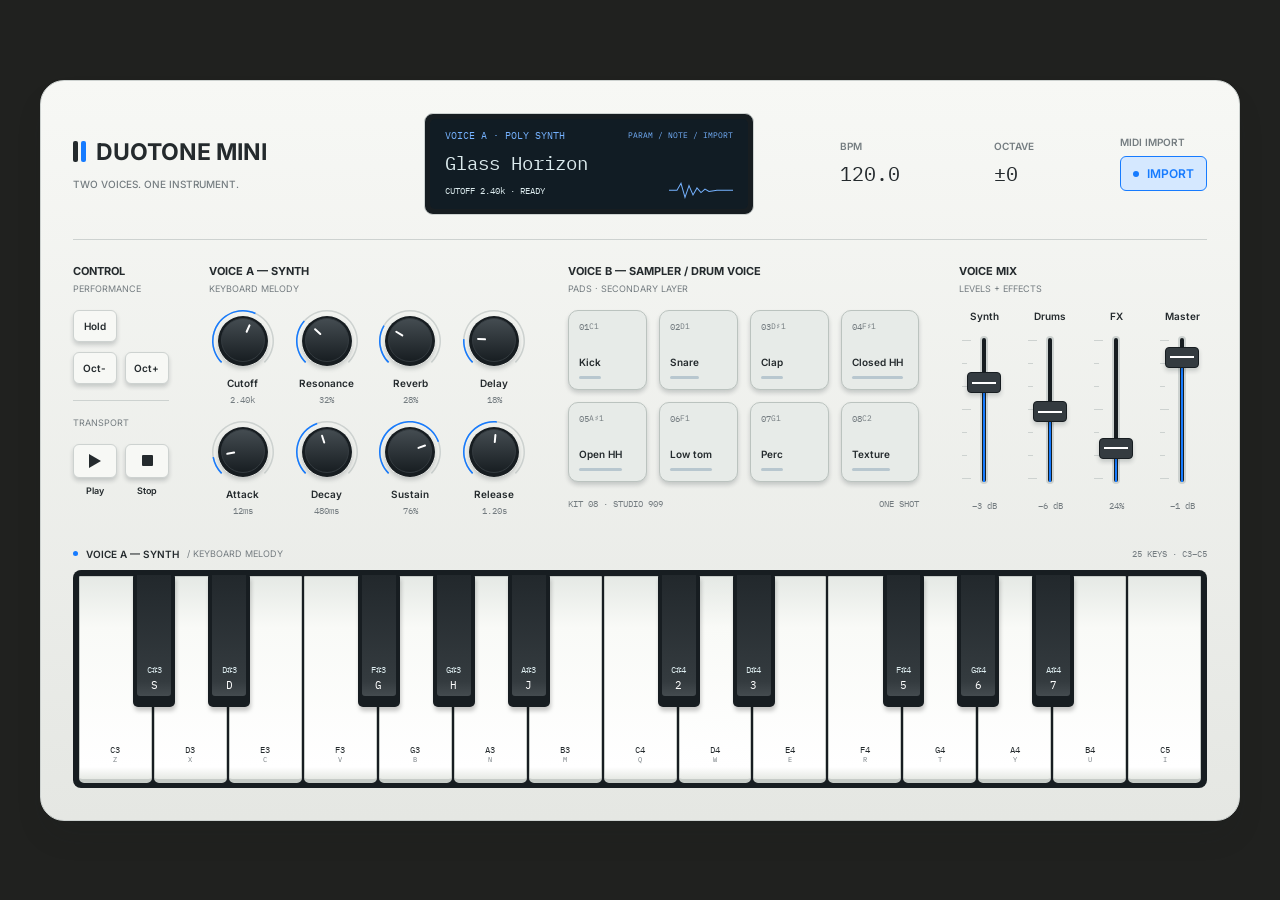
<file: index.html>
<!doctype html>
<html lang="en">
<head>
  <meta charset="utf-8">
  <meta name="viewport" content="width=device-width, initial-scale=1">
  <meta name="theme-color" content="#e5e7e3">
  <title>DUOTONE MINI</title>
  <link rel="stylesheet" href="css/reset.css">
  <link rel="stylesheet" href="css/style.css">
  <script src="assets/vendor/Tone.js" defer></script>
  <script src="assets/vendor/Midi.js" defer></script>
  <script src="midi-import.js" defer></script>
  <script src="script.js" defer></script>
</head>
<body>
  <main class="instrument" aria-label="DUOTONE MINI musical instrument">
    <header class="utility-panel">
      <div class="identity">
        <h1><span class="duotone-mark" aria-hidden="true"><i></i><i></i></span>DUOTONE MINI</h1>
        <p>TWO VOICES. ONE INSTRUMENT.</p>
      </div>
      <div class="oled-bezel">
        <div class="oled">
          <div class="oled-meta"><span id="oled-voice">VOICE A · POLY SYNTH</span><span>PARAM / NOTE / IMPORT</span></div>
          <p class="preset" id="oled-title">Glass Horizon</p>
          <div class="oled-bottom"><output id="readout" aria-live="polite">CUTOFF 2.40k · READY</output><img src="assets/ui/waveform.svg" alt="" width="64" height="17"></div>
        </div>
      </div>
      <div class="status"><label for="bpm">BPM</label><input id="bpm" type="number" min="50" max="200" step="1" value="120.0" aria-label="Tempo in beats per minute" title="Edit tempo or use arrow keys (50–200 BPM)"></div>
      <div class="status"><span>OCTAVE</span><output id="octave">±0</output></div>
      <div class="import-area"><span>MIDI IMPORT</span><button id="import" class="import-button" title="Import a MIDI melody (.mid or .midi)"><img src="assets/ui/indicator.svg" width="6" height="6" alt="">IMPORT</button><input id="midi-file" type="file" accept=".mid,.midi" hidden aria-label="Choose a MIDI file"></div>
    </header>
    <div class="panel-seam"></div>
    <div class="control-deck">
      <section class="performance" aria-labelledby="control-heading">
        <div class="section-label"><h2 id="control-heading">CONTROL</h2><p>PERFORMANCE</p></div>
        <div class="utility-buttons"><button id="hold" aria-pressed="false" title="Latch manual notes; press the same pitch again to release it">Hold</button><div class="octave-buttons"><button id="oct-down" aria-label="Octave down">Oct-</button><button id="oct-up" aria-label="Octave up">Oct+</button></div></div>
        <div class="panel-seam"></div>
        <p class="transport-label">TRANSPORT</p>
        <div class="transport"><div><button id="play" class="play-button" aria-pressed="false" aria-label="Play" title="Start the four-beat drum groove"><i class="play-symbol" aria-hidden="true"></i></button><span>Play</span></div><div><button id="stop" aria-label="Stop" title="Stop the groove and release notes; keep instrument settings"><i class="stop-symbol"></i></button><span>Stop</span></div></div>
      </section>
      <section class="synth-controls" aria-labelledby="synth-heading"><div class="section-label"><h2 id="synth-heading">VOICE A — SYNTH</h2><p>KEYBOARD MELODY</p></div><div id="knobs" class="knob-grid"></div></section>
      <section class="sampler-controls" aria-labelledby="sampler-heading"><div class="section-label"><h2 id="sampler-heading">VOICE B — SAMPLER / DRUM VOICE</h2><p>PADS · SECONDARY LAYER</p></div><div id="pads" class="pad-grid"></div><div class="sampler-status"><span>KIT 08 · STUDIO 909</span><span>ONE SHOT</span></div></section>
      <section class="mixer" aria-labelledby="mix-heading"><div class="section-label"><h2 id="mix-heading">VOICE MIX</h2><p>LEVELS + EFFECTS</p></div><div id="faders" class="faders"></div></section>
    </div>
    <section class="melody-keyboard" aria-label="Piano keyboard">
      <div class="keyboard-info"><div><img src="assets/ui/voice-light.svg" alt="" width="5" height="5"><strong>VOICE A — SYNTH</strong><span>/ KEYBOARD MELODY</span></div><span id="keyboard-range">25 KEYS · C3–C5</span></div>
      <div class="keyboard-scroll"><div id="piano" class="piano"></div></div>
    </section>
  </main>
</body>
</html>
</file>
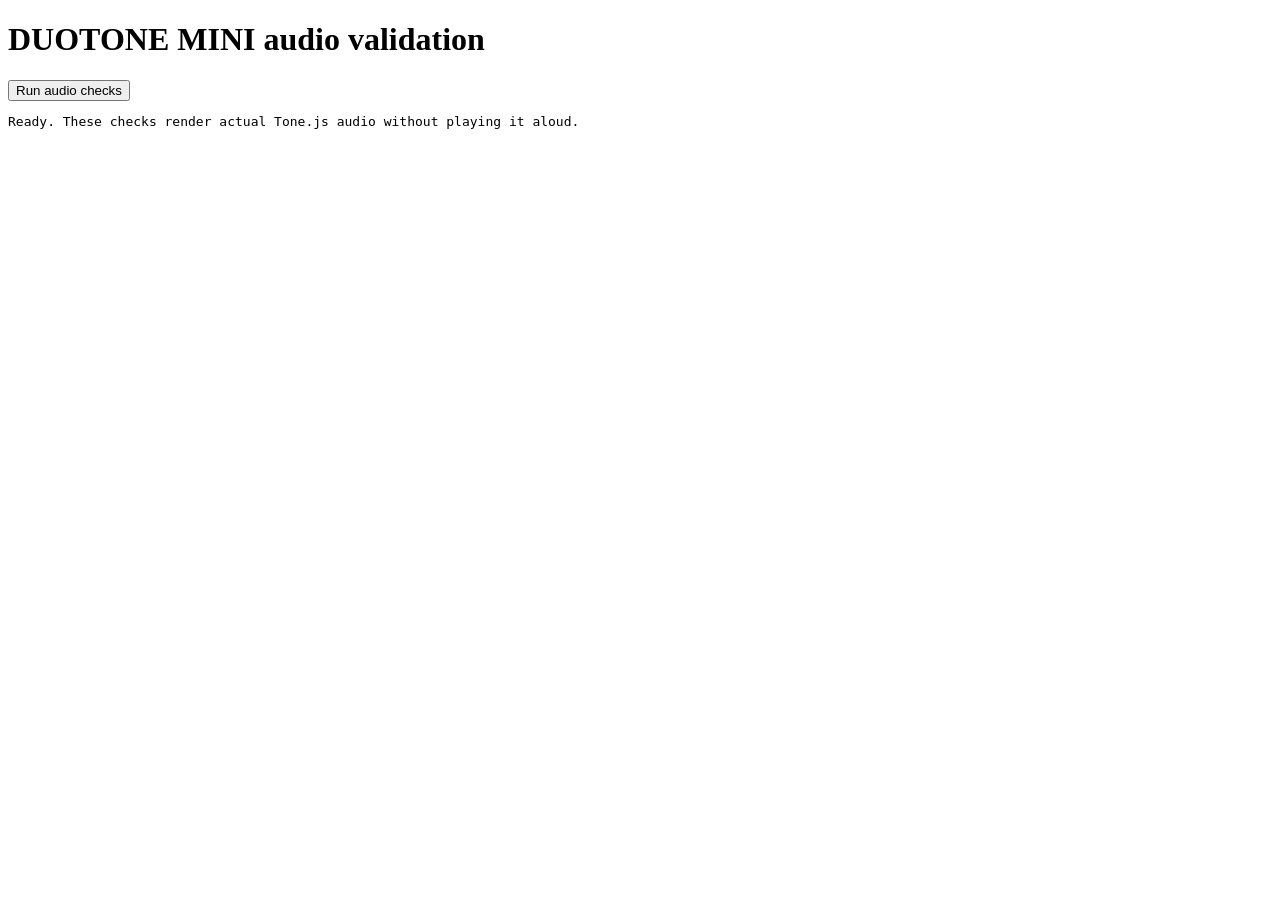
<file: tests/browser-audio.html>
<!doctype html>
<html lang="en">
<head>
  <meta charset="utf-8">
  <base href="../">
  <title>DUOTONE MINI audio validation</title>
  <script src="assets/vendor/Tone.js"></script>
  <script src="assets/vendor/Midi.js"></script>
  <script src="midi-import.js"></script>
</head>
<body>
  <h1>DUOTONE MINI audio validation</h1>
  <button id="run-tests" disabled>Run audio checks</button>
  <pre id="results">Loading the production instrument…</pre>
  <div id="fixture" hidden></div>
  <script>
    // Run real Tone.js nodes offline, using the production graph and sample loader.
    // This fixture has no effect on the normal instrument page.
    const results = document.getElementById('results');
    const check = (condition, message) => {
      if (!condition) throw new Error(message);
      results.textContent += `PASS: ${message}\n`;
    };
    let uncaughtErrors = 0;
    window.addEventListener('error', () => uncaughtErrors++);
    window.addEventListener('unhandledrejection', () => uncaughtErrors++);
    function rms(buffer, from = 0, to = buffer.length) {
      let sum = 0;
      for (let i = from; i < to; i++) sum += buffer[i] ** 2;
      return Math.sqrt(sum / (to - from));
    }
    function disposeGraph() {
      stopTransport();
      for (const voice of drumVoices) voice?.sampler?.dispose();
      drumVoices.length = 0;
      if (audio) for (const node of Object.values(audio)) node.dispose();
      audio = null;
      audioStarting = null;
    }
    async function render({ pad = null, melody = false, synthGain = .7, drumGain = .5, masterGain = .8,
        fxGain = 0, repeats = false, stereo = false, synthPan = voiceRouting.synthPan,
        drumPan = voiceRouting.drumPan, drumReturn = voiceRouting.drumReturn,
        drumCutoff = voiceRouting.drumCutoff, bypassDrumProcessing = false,
        wetOnly = false, chord = null, cutoff = parameters.cutoff.value,
        envelope = null, reverbReturn = parameters.reverb.value, delayReturn = parameters.delay.value } = {}) {
      const buffer = await Tone.Offline(async () => {
        await ensureAudio();
        audio.synthLevel.gain.value = synthGain;
        audio.drumLevel.gain.value = drumGain;
        audio.master.gain.value = masterGain;
        audio.fxLevel.gain.value = fxGain;
        audio.synthPanner.pan.value = synthPan;
        audio.drumPanner.pan.value = drumPan;
        audio.synthBus.gain.value = panTrim(synthPan);
        audio.drumBus.gain.value = panTrim(drumPan);
        audio.drumReverbReturn.gain.value = drumReturn;
        audio.drumFilter.frequency.value = drumCutoff;
        audio.filter.frequency.value = cutoff;
        audio.reverbSend.gain.value = reverbReturn;
        audio.delaySend.gain.value = delayReturn;
        if (envelope) audio.synth.set({envelope});
        if (wetOnly) {
          audio.synthLevel.disconnect(audio.synthBus);
          audio.drumFilter.disconnect(audio.drumLevel);
        }
        if (melody) audio.synth.triggerAttackRelease('C4', .25, 0, .8);
        if (chord) audio.synth.triggerAttackRelease(chord, .25, 0, 1);
        if (pad !== null) {
          const voice = loadDrum(pad);
          check(await voice.ready, `${drumSamples[pad].name} loads and decodes`);
          if (bypassDrumProcessing) {
            voice.sampler.disconnect(audio.drumFilter);
            voice.sampler.connect(audio.drumLevel);
          }
          voice.sampler.triggerAttack(drumSamples[pad].note, 0, .9);
          if (repeats) {
            voice.sampler.triggerAttack(drumSamples[pad].note, .1, .9);
            voice.sampler.triggerAttack(drumSamples[pad].note, .2, .9);
          }
        }
      }, 1.5, stereo ? 2 : 1, 44100);
      const samples = stereo ? [0,1].map(channel => buffer.get().getChannelData(channel).slice())
        : buffer.get().getChannelData(0).slice();
      disposeGraph();
      return samples;
    }
    async function checkStereoAndProcessing() {
      const power = channels => channels.reduce((sum, data) => sum + rms(data) ** 2, 0);
      const mono = channels => channels[0].map((value, i) => (value + channels[1][i]) / 2);
      for (const [name, settings, direction] of [
        ['Voice A dry', {melody:true}, -1], ['Voice B dry/wet', {pad:1}, 1],
        ['Voice A FX only', {melody:true, fxGain:.7, wetOnly:true}, -1],
        ['Voice B reverb only', {pad:1, wetOnly:true}, 1]
      ]) {
        const channels = await render({...settings, stereo:true});
        const left = rms(channels[0]), right = rms(channels[1]);
        const centre = await render({...settings, stereo:true, synthPan:0, drumPan:0});
        const shift = (left / right) / (rms(centre[0]) / rms(centre[1]));
        check(left > .000001 && right > .000001, `${name} remains present in both L/R channels`);
        // Stereo reverbs can have an unequal native L/R energy distribution.
        // Compare the direction against that same return centred, not against mono.
        check(direction < 0 ? shift > 1.1 : shift < .9,
          `${name} follows its complete voice bus pan (L/R shift ${shift.toFixed(3)})`);
        check(rms(mono(channels)) > Math.sqrt(power(channels) / 2) * .5, `${name} survives mono summing without phase cancellation`);
        if (!settings.wetOnly) {
          check(Math.abs(power(channels) / power(centre) - 1) < .03, `${name} stereo power stays within 3% of centre routing`);
        }
      }
      for (const pad of [0,1]) {
        const original = await render({pad, bypassDrumProcessing:true});
        const processed = await render({pad});
        const n = Math.floor(.1 * 44100);
        let dot=0, rawPower=0, processedPower=0;
        for (let i=0;i<n;i++) {dot+=original[i]*processed[i];rawPower+=original[i]**2;processedPower+=processed[i]**2;}
        const correlation = dot / Math.sqrt(rawPower * processedPower);
        check(correlation > .95 && rms(processed,0,n) / rms(original,0,n) > .85,
          `${drumSamples[pad].name} keeps its original transient (correlation ${correlation.toFixed(3)})`);
      }
      const dry = await render({pad:1, drumReturn:0});
      const wet = await render({pad:1});
      check(wet.some((value,i) => Math.abs(value-dry[i]) > .000001), 'dedicated Voice B reverb produces a real independent wet return');
      const filtered = await render({pad:1, drumReturn:0, drumCutoff:500});
      const difference = data => data.slice(1).map((value,i) => value-data[i]);
      const highFrequencyRatio = rms(difference(filtered)) / rms(difference(dry));
      check(highFrequencyRatio < .7,
        `Voice B low-pass attenuates high-frequency energy (difference RMS ratio ${highFrequencyRatio.toFixed(3)})`);
      const closedSynth = await render({melody:true, cutoff:80});
      const openSynth = await render({melody:true, cutoff:16000});
      check(rms(openSynth) > rms(closedSynth) * 2, 'Voice A cutoff changes the actual rendered spectrum/level');
      const shortEnvelope = await render({melody:true, envelope:{attack:.002,decay:.02,sustain:0,release:.03}});
      check(rms(shortEnvelope,22050) < .000001, 'short ADSR produces no sustained synth tail');
      const chord = Array.from({length:25},(_,i)=>noteName(48+i));
      const mix = await render({pad:1, chord, stereo:true, synthGain:1, drumGain:1, masterGain:1,
        fxGain:1, reverbReturn:1, delayReturn:1});
      const peak = Math.max(...mix.map(data => data.reduce((max,value)=>Math.max(max,Math.abs(value)),0)));
      check(Number.isFinite(peak) && peak < 1, `25-note chord plus drums at maximum faders stays below digital full scale (peak ${peak.toFixed(3)})`);
    }
    async function renderGroove(tempo, changeTempo = false) {
      const hits = [];
      const originalHit = playDrum;
      playDrum = (index, time, velocity, generation) => {
        hits.push({ index, time });
        originalHit(index, time, velocity, generation);
      };
      let samples;
      try {
        const buffer = await Tone.Offline(async () => {
          setBpm(tempo);
          await startTransport();
          check(transportState === 'playing', `groove starts at ${tempo} BPM`);
          await startTransport();
          audio.fxLevel.gain.value = 0;
          if (changeTempo) {
            // Offline restores the global context before rendering callbacks.
            // Retain this render's transport rather than looking up the live one.
            const offlineTransport = Tone.getTransport();
            offlineTransport.scheduleOnce(() => { offlineTransport.bpm.value = 180; }, .75);
          }
          audio.synth.triggerAttackRelease('C4', .25, .1, .8);
          const manualVoice = loadDrum(2);
          check(await manualVoice.ready, 'manual clap loads alongside the groove');
          playDrum(2, .4, .7);
        }, 1.99, 1, 44100);
        samples = buffer.get().getChannelData(0).slice();
      } finally {
        playDrum = originalHit;
        disposeGraph();
      }
      const hats = hits.filter(hit => hit.index === 3);
      check(rms(samples) > .0001, `groove plus live voices renders audio at ${tempo} BPM`);
      if (!changeTempo) check(hats.length === (tempo === 120 ? 8 : 12), `one sequence produces the expected hat count at ${tempo} BPM`);
      check(Math.abs(hats[1].time - hats[0].time - 30 / tempo) < .00001, `Transport schedules eighth notes at ${tempo} BPM`);
      if (changeTempo) check(Math.abs(hats.at(-1).time - hats.at(-2).time - 1 / 6) < .00001, 'changing BPM speeds up an already running groove');
      check(hits.some(hit => hit.index === 0) && hits.some(hit => hit.index === 1), 'kick and snare use the existing samplers');
    }
    async function checkLiveTempo() {
      const hits = [];
      const originalHit = playDrum;
      playDrum = (index, time, velocity, generation) => {
        if (index === 3) hits.push(time);
        originalHit(index, time, velocity, generation);
      };
      try {
        setBpm(120);
        await startTransport();
        await new Promise(resolve => setTimeout(resolve, 800));
        setBpm(180);
        await new Promise(resolve => setTimeout(resolve, 900));
        check(Math.abs(hits[1] - hits[0] - .25) < .00001 && Math.abs(hits.at(-1) - hits.at(-2) - 1 / 6) < .00001, 'BPM editing changes the running live Transport timing');
        stopTransport();
        const stoppedCount = hits.length;
        await new Promise(resolve => setTimeout(resolve, 350));
        check(hits.length === stoppedCount && sequence === null && transportState === 'stopped', 'live Stop prevents further scheduled hits');
        check(padStates.every(state => !state.flashing), 'all pads return to neutral after live Stop');
      } finally {
        playDrum = originalHit;
        disposeGraph();
      }
    }
    async function runChecks() {
      document.getElementById('run-tests').disabled = true;
      results.textContent = '';
      const originalStart = Tone.start;
      await originalStart();
      // Offline contexts cannot resume. The normal browser startup is tested separately.
      Tone.start = () => Promise.resolve();
      try {
        const fingerprints = new Set();
        for (let pad = 0; pad < drumSamples.length; pad++) {
          const data = await render({ pad });
          check(rms(data) > .0001, `${drumSamples[pad].name} produces a non-silent waveform`);
          let hash = 2166136261;
          for (const value of data) hash = Math.imul(hash ^ Math.round(value * 32767), 16777619) >>> 0;
          fingerprints.add(hash);
        }
        check(fingerprints.size === 8, 'all eight rendered drum sounds are distinct');
        const drum = await render({ pad: 0 });
        const drumWithSynthMuted = await render({ pad: 0, synthGain: 0 });
        check(Math.abs(rms(drum) - rms(drumWithSynthMuted)) < 1e-7, 'Synth fader does not change drums');
        const quietDrum = await render({ pad: 0, drumGain: .25 });
        check(Math.abs(rms(quietDrum) / rms(drum) - .5) < .0001, 'Drums gain scales only its audio path');
        const mutedDrum = await render({ pad: 0, drumGain: 0 });
        check(rms(mutedDrum) === 0, 'Drums fader fully mutes Voice B');
        const synth = await render({ melody: true });
        const synthWithDrumsMuted = await render({ melody: true, drumGain: 0 });
        check(rms(synth) > .0001 && Math.abs(rms(synth) - rms(synthWithDrumsMuted)) < 1e-7, 'Voice A still sounds and Drums fader does not change it');
        const wetSynth = await render({ melody: true, fxGain: .7 });
        check(wetSynth.some((value, index) => Math.abs(value - synth[index]) > .0001), 'FX fader changes the synth wet effects');
        const wetDrum = await render({ pad: 0, fxGain: .7 });
        check(Math.abs(rms(wetDrum) - rms(drum)) < 1e-7, 'FX fader does not affect the independent drum path');
        const both = await render({ pad: 0, melody: true });
        const halfMaster = await render({ pad: 0, melody: true, masterGain: .4 });
        check(Math.abs(rms(halfMaster) / rms(both) - .5) < .0001, 'Master scales the combined voices');
        check(rms(await render({ pad: 0, melody: true, masterGain: 0 })) === 0, 'Master fully mutes both voices');
        const repeated = await render({ pad: 0, repeats: true });
        check(rms(repeated, 8820, 11025) > .0001, 'rapid retriggering produces the third kick');
        await checkStereoAndProcessing();
        await renderGroove(120);
        await renderGroove(180);
        await renderGroove(120, true);
        // One intentional failed resource request verifies graceful missing-file handling.
        await ensureAudio();
        const originalFile = drumSamples[0].file;
        drumSamples[0].file = 'missing-validation-sample.WAV';
        await triggerDrum(0);
        check(drumVoices[0].state === 'failed' && readout.textContent.includes('SAMPLE UNAVAILABLE'), 'a missing sample produces useful OLED feedback');
        drumSamples[0].file = originalFile;
        await triggerDrum(0);
        check(drumVoices[0].state === 'ready', 'pressing again retries and recovers a failed pad');
        Tone.start = originalStart;
        disposeGraph();
        await checkLiveTempo();
        check(uncaughtErrors === 0, 'no uncaught errors or unhandled rejections');
        results.textContent += '\nALL AUDIO CHECKS PASSED\n';
      } catch (error) {
        results.textContent += `FAIL: ${error.message}\n`;
      } finally {
        disposeGraph();
        Tone.start = originalStart;
        document.getElementById('run-tests').disabled = false;
      }
    }
    (async () => {
      const markup = await (await fetch('index.html')).text();
      document.getElementById('fixture').append(new DOMParser().parseFromString(markup, 'text/html').querySelector('main'));
      const script = document.createElement('script');
      script.src = 'script.js';
      script.onload = () => {
        results.textContent = 'Ready. These checks render actual Tone.js audio without playing it aloud.\n';
        document.getElementById('run-tests').disabled = false;
        document.getElementById('run-tests').addEventListener('click', runChecks);
      };
      document.body.append(script);
    })();
  </script>
</body>
</html>
</file>
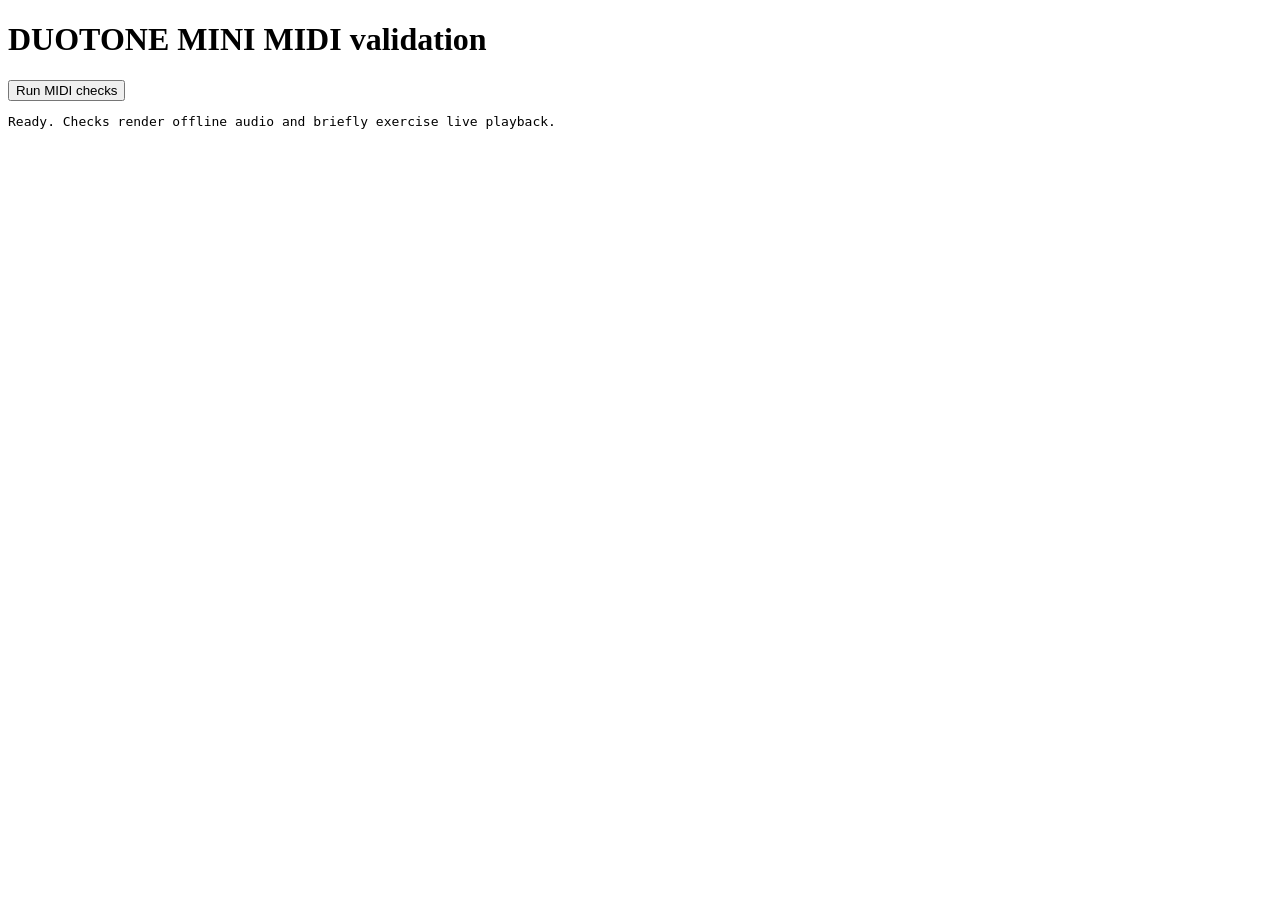
<file: tests/browser-midi.html>
<!doctype html>
<html lang="en">
<head>
  <meta charset="utf-8">
  <base href="../">
  <title>DUOTONE MINI MIDI validation</title>
  <script src="assets/vendor/Tone.js"></script>
  <script src="assets/vendor/Midi.js"></script>
  <script src="midi-import.js"></script>
</head>
<body>
  <h1>DUOTONE MINI MIDI validation</h1>
  <button id="run-midi" disabled>Run MIDI checks</button>
  <pre id="results">Loading the instrument…</pre>
  <div id="fixture" hidden></div>
  <script>
    const results = document.getElementById('results');
    let uncaught = 0;
    window.addEventListener('error', () => uncaught++);
    window.addEventListener('unhandledrejection', () => uncaught++);
    const check = (condition, message) => {
      if (!condition) throw new Error(message);
      results.textContent += `PASS: ${message}\n`;
    };
    // Audio devices/contexts can advance slower than wall time; inspect musical time.
    async function pause(ms) {
      const context = Tone.getContext(), start = context.immediate(), deadline = performance.now() + ms + 15000;
      while (context.immediate() - start < ms / 1000) {
        if (performance.now() > deadline) throw Error('Audio clock did not advance; keep this test tab active');
        await new Promise(resolve => setTimeout(resolve, 15));
      }
    }
    async function file(name) {
      const data = await (await fetch(`tests/fixtures/${name}`)).arrayBuffer();
      return new File([data], name);
    }
    function disposeGraph() {
      stopTransport();
      for (const voice of drumVoices) voice?.sampler?.dispose();
      drumVoices.length = 0;
      if (audio) for (const node of Object.values(audio)) node.dispose();
      audio = null;
    }
    async function renderMidi() {
      const notes = [], ends = [], hits = [];
      const originalMidi = playMidiEvent, originalDrum = playDrum;
      playMidiEvent = (event, time, generation) => {
        if (event.on) notes.push({ midi: event.note.midi, time, velocity: event.note.velocity });
        if (!event.on) ends.push(event.note.id);
        originalMidi(event, time, generation);
      };
      playDrum = (index, time, velocity, generation) => {
        hits.push(index); originalDrum(index, time, velocity, generation);
      };
      try {
        const buffer = await Tone.Offline(async () => {
          await startTransport();
          await startTransport();
          audio.fxLevel.gain.value = 0;
        }, 1.9, 1, 44100);
        const samples = buffer.get().getChannelData(0);
        check(samples.some(sample => Math.abs(sample) > .0001), 'MIDI plus drums renders real audio');
        check(notes.length === 5, 'repeated Play schedules the selected five-note track only once');
        check(notes.some(note => note.midi === 84), 'out-of-range C6 is scheduled through Voice A');
        check(notes.every(note => Math.abs(note.velocity - importedMidi.notes[0].velocity) < .00001), 'MIDI velocity reaches the synth');
        check(Math.abs(notes.find(note => note.midi === 67).time - 120 / importedMidi.tempo) < .00001, 'MIDI ticks follow the initial tempo, ignoring later tempo changes');
        check(hits.includes(0) && hits.includes(1) && hits.includes(3), 'the existing drum groove shares MIDI transport');
        check(ends.length === 5 && midiPitchCounts.size === 0, 'every MIDI note ends at its scheduled duration regardless of Hold');
        return samples.slice();
      } finally {
        playMidiEvent = originalMidi; playDrum = originalDrum; disposeGraph();
      }
    }
    async function checkLatch() {
      stopTransport(); setHold(false);
      await noteOn('hold:normal', 12); noteOff('hold:normal');
      check(!soundingNotes.has(60) && piano.children[12].getAttribute('aria-pressed') === 'false', 'Hold OFF releases a normal manual press');
      setHold(true);
      for (const index of [12, 16, 19]) {
        await noteOn(`hold:${index}`, index); noteOff(`hold:${index}`);
      }
      check(latchedNotes.size === 3 && soundingNotes.size === 3, 'Hold latches a C4/E4/G4 chord after physical release');
      await noteOn('hold:toggle-c', 12); noteOff('hold:toggle-c');
      check(!latchedNotes.has(60) && latchedNotes.has(64) && latchedNotes.has(67) && piano.children[12].getAttribute('aria-pressed') === 'false', 'pressing C4 again releases only C4');
      setHold(false);
      check(latchedNotes.size === 0 && soundingNotes.size === 0 && document.querySelectorAll('.piano-key.is-active').length === 0, 'Hold OFF clears all remaining manual latches');
      setHold(true);
      await noteOn('hold:old-octave', 12); noteOff('hold:old-octave');
      changeOctave(1);
      await noteOn('hold:new-octave', 16); noteOff('hold:new-octave');
      check(latchedNotes.has(60) && latchedNotes.has(76) && piano.children[0].getAttribute('aria-pressed') === 'true', 'old C4 stays latched and new notes use the new octave');
      await noteOn('hold:same-pitch', 0); noteOff('hold:same-pitch');
      check(!latchedNotes.has(60) && latchedNotes.has(76), 'the new keyboard mapping can toggle the same old musical pitch');
      await triggerDrum(0);
      await pause(150);
      check(!padStates[0].flashing && latchedNotes.size === 1, 'one-shot Kick returns to neutral and ignores Hold');
      stopTransport();
      check(hold && latchedNotes.size === 0 && soundingNotes.size === 0 && document.querySelectorAll('.piano-key.is-active,.pad.is-active').length === 0, 'Stop is a panic release and leaves Hold enabled');
      changeOctave(-1);
      for (let cycle = 0; cycle < 4; cycle++) {
        await startTransport();
        const currentSequence = sequence, currentPart = midiPart;
        await startTransport(); await startTransport();
        await pause(160);
        check(sequence === currentSequence && midiPart === currentPart && midiPitchCounts.has(72), `restart ${cycle + 1} begins MIDI and creates no duplicate schedules`);
        await noteOn(`hold:live:${cycle}`, 12); noteOff(`hold:live:${cycle}`);
        await triggerDrum(2);
        check(latchedNotes.has(60) && midiPitchCounts.has(72) && Tone.getTransport().state === 'started', 'manual latches, MIDI, and manual pads coexist with the groove');
        stopTransport();
        check(sequence === null && midiPart === null && latchedNotes.size === 0 && midiVisualNotes.size === 0 && document.getElementById('play').getAttribute('aria-pressed') === 'false', 'Stop returns Play and all note ownership to neutral');
      }
      setHold(false);
      await pause(1600);
      check(audio.synth.activeVoices === 0, 'no synth voices remain stuck after the final panic release');
    }
    async function runChecks() {
      document.getElementById('run-midi').disabled = true;
      results.textContent = '';
      const originalStart = Tone.start;
      try {
        await originalStart();
        check(await importMidiFile(await file('melody.mid')), 'valid multi-track MIDI imports');
        check(importedMidi.trackName === 'Lead' && importedMidi.notes.length === 5, 'largest melodic track wins over a larger percussion track');
        check(Math.abs(bpm - 132) < .001, 'initial MIDI tempo updates BPM');
        Tone.start = () => Promise.resolve();
        const normalMidi = await renderMidi();
        setHold(true);
        const heldMidi = await renderMidi();
        const differences = normalMidi.map((sample,index) => sample-heldMidi[index]);
        const differencePeak = differences.reduce((max,value) => Math.max(max,Math.abs(value)),0);
        const differenceRms = Math.sqrt(differences.reduce((sum,value)=>sum+value*value,0)/differences.length);
        const signalRms = Math.sqrt(normalMidi.reduce((sum,value)=>sum+value*value,0)/normalMidi.length);
        results.textContent += `Hold comparison: peak difference ${differencePeak}, RMS difference ${differenceRms}\n`;
        // Separate Web Audio renders may differ by one Float32 ULP after the
        // WaveShaper. Reject timing/envelope changes, allowing only numeric noise.
        check(differencePeak < 1e-6 && differenceRms < signalRms * 1e-5,
          'Hold ON/OFF preserve imported MIDI/drum waveforms within Float32 tolerance');
        setHold(false);
        Tone.start = originalStart;
        await startTransport();
        await pause(200);
        await noteOn('validation:shared', 12);
        await pause(600);
        check(!midiPitchCounts.has(60) && soundingNotes.has(60) && document.querySelectorAll('.piano-key.is-active').length >= 1, `manual C4 remains held after overlapping MIDI C4 notes end (state=${transportState}, ticks=${Tone.getTransport().ticks}, manual=${soundingNotes.has(60)}, MIDI=${midiPitchCounts.get(60) || 0})`);
        noteOff('validation:shared');
        await pause(800);
        check(midiVisualNotes.size === 0 && document.querySelectorAll('.piano-key.is-active').length === 0, 'MIDI note endings release every visual key');
        stopTransport();
        check(await importMidiFile(await file('sustained.mid')), 'second MIDI replaces the first');
        await startTransport();
        await pause(250);
        check(document.querySelectorAll('.piano-key.is-active').length === 1, 'visible MIDI note highlights its piano key');
        check(document.getElementById('play').getAttribute('aria-pressed') === 'true' && Tone.getTransport().state === 'started', 'Play state follows the running Transport');
        await noteOn('validation:manual', 12);
        stopDrums();
        await triggerDrum(2);
        check(drumVoices[2].state === 'ready', 'manual pad remains playable over MIDI');
        changeOctave(1);
        check(midiPitchCounts.has(60) && piano.children[0].getAttribute('aria-pressed') === 'true' && piano.children[12].getAttribute('aria-pressed') === 'false', 'octave switching preserves MIDI C4 and highlights its newly displayed key');
        changeOctave(-1);
        check(document.querySelectorAll('.piano-key.is-active').length === 1, 'MIDI visualization follows the displayed range independently');
        stopTransport();
        check(document.querySelectorAll('.piano-key.is-active,.pad.is-active').length === 0, 'Stop clears MIDI and pad visual states');
        check(midiPart === null && sequence === null && Tone.getTransport().state === 'stopped', 'Stop disposes both schedules');
        check(document.getElementById('play').getAttribute('aria-pressed') === 'false' && !document.getElementById('stop').hasAttribute('aria-pressed'), 'Play is neutral and Stop never latches');
        await startTransport(); await pause(200);
        check(midiPitchCounts.has(60), 'Play after Stop restarts from the first MIDI note');
        // External stopping must also synchronize Play and dispose the schedules.
        Tone.getTransport().stop(Tone.immediate()); await pause(150);
        check(document.getElementById('play').getAttribute('aria-pressed') === 'false' && midiPart === null, 'external Transport.stop clears playback and the Play state');
        const previousTempo = bpm;
        check(await importMidiFile(await file('replacement.midi')), 'a replacement file imports without duplicate events');
        check(importedMidi.notes.length === 2 && bpm === previousTempo, 'missing tempo preserves current BPM');
        const retained = importedMidi;
        check(!await importMidiFile(await file('invalid.mid')) && importedMidi === retained, 'invalid import is reported without losing the previous melody');
        check(!await importMidiFile(await file('truncated.mid')), 'truncated files fail gracefully');
        await noteOn('validation:stopped', 0); noteOff('validation:stopped');
        await triggerDrum(0);
        check(soundingNotes.size === 0 && drumVoices[0].state === 'ready', 'manual synth and pads work while stopped');
        await checkLatch();
        check(uncaught === 0, 'no uncaught browser errors or unhandled rejections');
        results.textContent += '\nALL MIDI CHECKS PASSED\n';
      } catch (error) {
        results.textContent += `FAIL: ${error.message}\n`;
      } finally {
        Tone.start = originalStart; disposeGraph();
        document.getElementById('run-midi').disabled = false;
      }
    }
    (async () => {
      const markup = await (await fetch('index.html')).text();
      document.getElementById('fixture').append(new DOMParser().parseFromString(markup, 'text/html').querySelector('main'));
      const script = document.createElement('script'); script.src = 'script.js';
      script.onload = () => {
        results.textContent = 'Ready. Checks render offline audio and briefly exercise live playback.\n';
        document.getElementById('run-midi').disabled = false;
        document.getElementById('run-midi').addEventListener('click', runChecks);
      };
      document.body.append(script);
    })();
  </script>
</body>
</html>
</file>
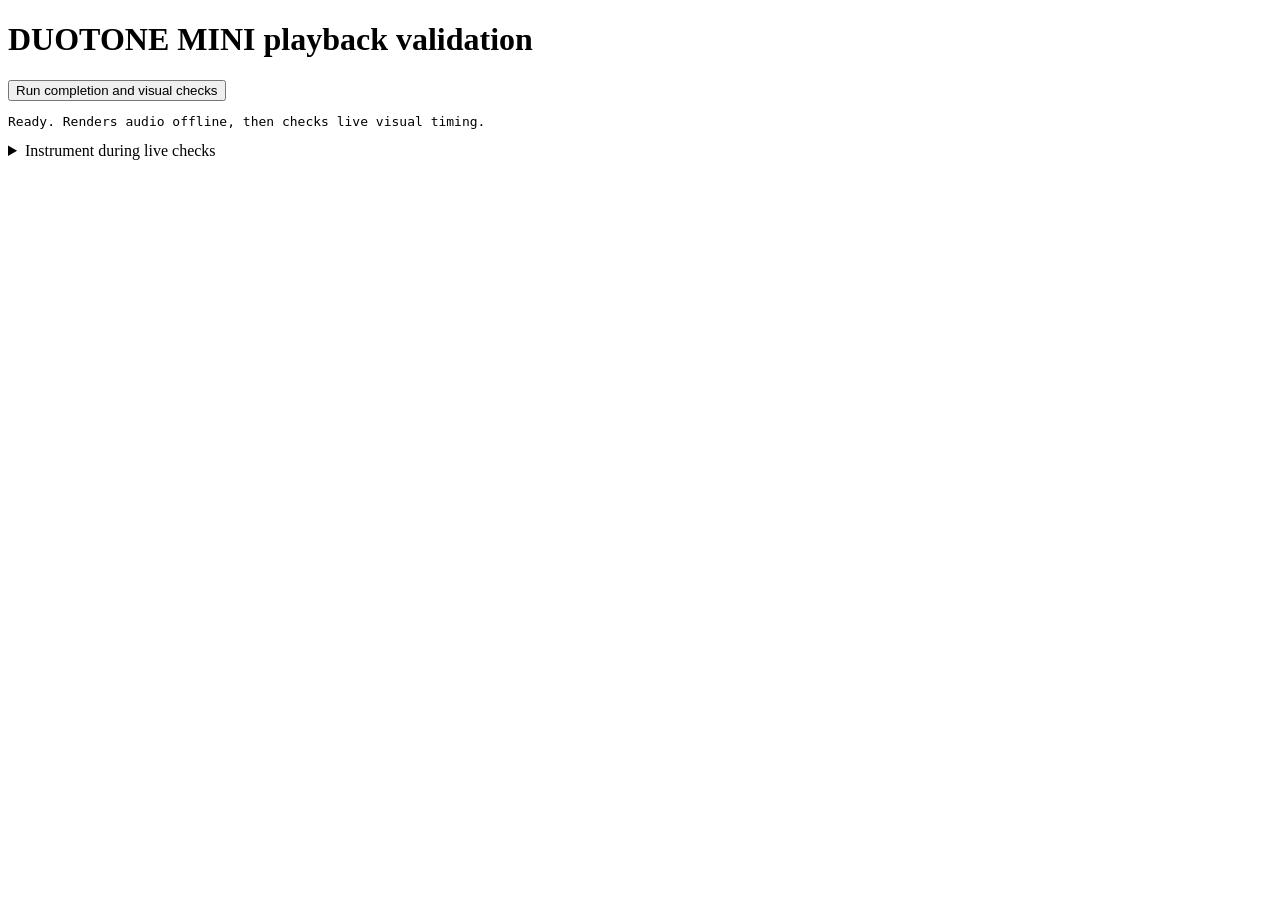
<file: tests/browser-playback.html>
<!doctype html>
<html lang="en">
<head>
  <meta charset="utf-8"><base href="../"><title>DUOTONE MINI playback validation</title>
  <script src="assets/vendor/Tone.js"></script><script src="assets/vendor/Midi.js"></script>
  <script src="midi-import.js"></script>
</head>
<body>
  <h1>DUOTONE MINI playback validation</h1>
  <button id="run" disabled>Run completion and visual checks</button>
  <pre id="results">Loading…</pre>
  <details><summary>Instrument during live checks</summary><div id="fixture"></div></details>
  <script>
    const results = document.getElementById('results');
    // Audio devices/contexts can advance slower than wall time; inspect musical time.
    async function pause(ms) {
      const context = Tone.getContext(), start = context.immediate(), deadline = performance.now() + ms + 15000;
      while (context.immediate() - start < ms / 1000) {
        if (performance.now() > deadline) throw Error('Audio clock did not advance; keep this test tab active');
        await new Promise(resolve => setTimeout(resolve, 15));
      }
    }
    let uncaught = 0;
    let polyphonyDrops = 0;
    let timingWarnings = 0;
    window.addEventListener('error', () => uncaught++);
    window.addEventListener('unhandledrejection', () => uncaught++);
    function check(ok, label) { if (!ok) throw Error(label); results.textContent += `PASS: ${label}\n`; }
    function disposeGraph() {
      stopTransport();
      for (const voice of drumVoices) voice?.sampler?.dispose();
      drumVoices.length = 0;
      if (audio) for (const node of Object.values(audio)) node.dispose();
      audio = null; audioStarting = null;
    }
    const rms = (samples, start, end) => Math.sqrt(samples.slice(Math.floor(start * 44100), Math.floor(end * 44100))
      .reduce((sum, value) => sum + value * value, 0) / Math.floor((end - start) * 44100));
    async function fixtureFile(name) {
      return new File([await (await fetch(`tests/fixtures/${name}`)).arrayBuffer()], name);
    }
    function testMidi() {
      const midi = new Midi(); midi.header.setTempo(120);
      const track = midi.addTrack(); track.name = 'Completion and ownership';
      for (const [midi, time, duration] of [[60,0,1.5], [64,0,.4], [67,0,.4],
          [60,.2,.5], [36,.35,.35], [84,.8,.3], [72,1.1,.1]]) {
        track.addNote({midi, time, duration, velocity:.8});
      }
      return new File([midi.toArray()], 'completion.mid');
    }
    async function renderCompletion(glass = false, manualStop = false) {
      const hits = [], on = [], off = [];
      const release = parameters.release.value, dropsBefore = polyphonyDrops;
      const originalHit = playDrum, originalEvent = playMidiEvent;
      playDrum = (index, time, velocity, generation) => {
        hits.push({index, time}); originalHit(index, time, velocity, generation);
      };
      playMidiEvent = (event, time, generation) => {
        (event.on ? on : off).push({note:event.note, time}); originalEvent(event, time, generation);
      };
      const ppq = Tone.getTransport().PPQ;
      const endTick = Math.max(...importedMidi.notes.map(note => Math.max(
        Math.round(note.ticks * ppq / importedMidi.ppq) + 1,
        Math.round((note.ticks + note.durationTicks) * ppq / importedMidi.ppq))));
      const end = endTick / ppq * 60 / bpm;
      try {
        const buffer = await Tone.Offline(async context => {
          await startTransport();
          await startTransport();
          audio.fxLevel.gain.value = .8;
          audio.reverbSend.gain.value = 1;
          audio.delaySend.gain.value = 1;
          if (manualStop) context.transport.scheduleOnce(time => stopTransport(true, time), .4);
        }, (manualStop ? .4 : end) + 2, 2, 44100);
        const channels = [0,1].map(channel => buffer.get().getChannelData(channel));
        const samples = channels[0];
        const finish = manualStop ? .4 : end;
        check(rms(samples, .1, .3) > .0001, `${glass ? 'Glass Horizon' : 'fixture'} produces real synth/drum audio`);
        check(hits.every(hit => hit.time < finish + .00001), 'no scheduled drum hit at or after composition end / Stop');
        if (!manualStop) {
          check(on.length === importedMidi.notes.length && off.length === on.length, 'all note-on/off events occur exactly once');
          check(Math.abs(Math.max(...off.map(event => event.time)) - end) < .00001, 'last audible MIDI note-off matches the end after Transport PPQ rounding');
        }
        check(channels.every(data => rms(data, finish + .31, finish + .6) === 0), 'both stereo channels are silent after the 300 ms fade');
        const residual = Math.max(...channels.map(data => rms(data, finish + .8, finish + 1.8)));
        check(residual < .000001, `restored output contains no Voice A/B effect or sample tail (RMS ${residual.toExponential(2)})`);
        check(audio.performance.gain.getValueAtTime(finish + .8) === 1, 'unity safety gain automatically restores');
        check(audio.reverb.roomSize.getValueAtTime(finish + .8) === .72 &&
          audio.delay.feedback.getValueAtTime(finish + .8) === .28 &&
          audio.drumReverb.roomSize.getValueAtTime(finish + .8) === voiceRouting.drumRoom, 'all Voice A/B feedback settings restore');
        check(parameters.release.value === release && audio.synth.get().envelope.release === release, 'user ADSR is preserved after shortening only cleanup releases');
        check(polyphonyDrops === dropsBefore, 'no synth notes are dropped within the tested performance settings');
      } finally {
        playDrum = originalHit; playMidiEvent = originalEvent; disposeGraph();
      }
    }
    async function liveChecks() {
      await importMidiFile(testMidi());
      const frames = [], hits = [];
      const originalEvent = playMidiEvent, originalHit = playDrum;
      playMidiEvent = (event, time, generation) => {
        originalEvent(event, time, generation);
        Tone.getDraw().schedule(() => {
          if (generation !== transportGeneration) return;
          frames.push({id:event.note.id, on:event.on, midi:event.note.midi,
            clock:audio.synth.context.immediate(), time,
            pressed:[...piano.children].filter(key => key.getAttribute('aria-pressed') === 'true')
              .map(key => 48 + Number(key.dataset.index) + octave * 12),
            range:document.getElementById('keyboard-range').textContent});
        }, time);
      };
      playDrum = (index,time,velocity,generation) => {
        hits.push({index,time}); originalHit(index,time,velocity,generation);
      };
      try {
        await startTransport();
        await pause(250);
        check(piano.children[12].getAttribute('aria-pressed') === 'true', 'live C4 is visibly held');
        setHold(true); await noteOn('validation:shared',12); noteOff('validation:shared');
        await pause(1450);
        check(transportState === 'stopped' && Tone.getTransport().state === 'stopped', 'MIDI completion stops the real live Transport');
        check(sequence === null && midiPart === null && midiEndEvent === null, 'completion disposes every owned playback event');
        check(document.getElementById('play').getAttribute('aria-pressed') === 'false', 'Play becomes neutral at completion');
        check(readout.textContent.includes('FINISHED'), 'brief FINISHED indication is visible');
        check(document.getElementById('oled-title').textContent === 'completion.mid', 'OLED retains the imported filename at completion');
        check(midiVisualNotes.size + midiPitchCounts.size + soundingNotes.size + latchedNotes.size === 0,
          'completion clears MIDI, manual and Hold notes');
        check(document.querySelectorAll('.piano-key.is-active,.pad.is-active').length === 0, 'no ghost keys or drum pads');
        check(frames.every(frame => Math.abs(frame.clock-frame.time) < .05), 'every visual note event occurs within one-to-three frames of audible time');
        check(frames.filter(frame => frame.on && frame.midi >= 48 && frame.midi <= 72)
          .every(frame => frame.pressed.includes(frame.midi)), 'every in-range note-on activates its correct key');
        check(frames.filter(frame => !frame.on && [64, 67, 72].includes(frame.midi))
          .every(frame => !frame.pressed.includes(frame.midi)), 'each independent in-range note-off clears its key while Release/FX continues');
        check(frames.some(frame => frame.on && frame.pressed.includes(60) && frame.pressed.includes(64) && frame.pressed.includes(67)), 'chord keys are simultaneously active');
        check(frames.some(frame => !frame.on && frame.midi === 60 && frame.pressed.includes(60)), 'overlapping same-pitch / manual Hold ownership survives individual note-offs');
        check(frames.some(frame => frame.midi === 36 && frame.on && frame.range.includes('C2 ↓ BELOW')) &&
          frames.some(frame => frame.midi === 84 && frame.on && frame.range.includes('C6 ↑ ABOVE')), 'both off-range pitches appear at their original pitch in the existing label');
        const count = hits.length; await pause(750);
        check(hits.length === count, 'no drum loop continues after completion');
        check(audio.synth.activeVoices === 0, 'cleanup leaves no active synth voices');
        check(audio.performance.gain.value === 1, 'audio levels restored without reload');
        setHold(false);
        await noteOn('validation:after',12); check(soundingNotes.has(60), 'manual synth works after completion');
        noteOff('validation:after'); await triggerDrum(2); check(drumVoices[2].state === 'ready', 'manual pads work after completion');
        await startTransport(); await pause(220);
        check(midiVisualNotes.size >= 3, 'new Play restarts the initial chord from the beginning');
        stopTransport(); await pause(800);
        check(midiVisualNotes.size === 0 && audio.synth.activeVoices === 0, 'manual Stop clears highlights and long Release voices');
        for (let cycle=0; cycle<3; cycle++) {
          const pending = startTransport(); stopTransport(); await pending;
          await startTransport(); await pause(30); stopTransport();
          await importMidiFile(testMidi());
        }
        await pause(900);
        check(transportState === 'stopped' && sequence === null && midiPart === null && midiEndEvent === null &&
          midiVisualNotes.size === 0 && audio.synth.activeVoices === 0, 'rapid Play/Stop and re-import produce no duplicate events or stuck notes');
      } finally { playMidiEvent=originalEvent; playDrum=originalHit; }
    }
    async function runChecks() {
      document.getElementById('run').disabled = true; results.textContent = '';
      const originalStart = Tone.start;
      const originalWarn = console.warn;
      polyphonyDrops = 0;
      timingWarnings = 0;
      console.warn = (...args) => {
        if (args.join(' ').includes('Max polyphony exceeded')) polyphonyDrops++;
        if (args.join(' ').includes('Events scheduled inside')) timingWarnings++;
        originalWarn.apply(console,args);
      };
      const originalRelease = parameters.release.value;
      try {
        await originalStart(); Tone.start = () => Promise.resolve();
        parameters.release.value = 6;
        await importMidiFile(testMidi());
        check(importedMidi.endTime === 1.5 && importedMidi.endTicks === 1440, 'known final note-off outlasts the last note-on');
        await renderCompletion();
        await renderCompletion(false,true);
        await importMidiFile(await fixtureFile('glass-horizon.mid'));
        check(importedMidi.notes.length === 81 && importedMidi.endTime === 40, '40-second MIDI fixture: 81 notes, 40 seconds, 96 BPM');
        await renderCompletion(true);
        await importMidiFile(await fixtureFile('glass-horizon-full.mid'));
        check(importedMidi.notes.length === 481 && Math.abs(importedMidi.endTime - 119.75) < .000001,
          'additional long regression MIDI: 481 notes, 119.75 seconds');
        // The dense long fixture uses normal performance release. Maximum 6 s
        // release/FX cleanup is already checked on the fixture and 40 s material.
        parameters.release.value = originalRelease;
        await renderCompletion(true);
        parameters.release.value = 6;
        Tone.start = originalStart;
        await liveChecks();
        check(uncaught === 0, 'no browser errors or unhandled rejections');
        if (timingWarnings) results.textContent += 'NOTE: Tone 15.1.22 warns internally in scheduleRepeat / _restart / getTicksAtTime; supplied callback times and rendered completion remain verified.\n';
        results.textContent += '\nALL PLAYBACK CHECKS PASSED\n';
      } catch(error) { results.textContent += `FAIL: ${error.stack || error.message}\n`; }
      finally {
        Tone.start=originalStart; console.warn=originalWarn; disposeGraph(); parameters.release.value=originalRelease;
        document.getElementById('run').disabled = false;
      }
    }
    (async () => {
      const markup = await (await fetch('index.html')).text();
      document.getElementById('fixture').append(new DOMParser().parseFromString(markup,'text/html').querySelector('main'));
      const script=document.createElement('script'); script.src='script.js';
      script.onload=()=> {document.getElementById('run').disabled=false; results.textContent='Ready. Renders audio offline, then checks live visual timing.\n';};
      document.body.append(script); document.getElementById('run').addEventListener('click',runChecks);
    })();
  </script>
</body>
</html>
</file>
<file: css/style.css>
@font-face {
  font-family: 'IBM Plex Mono';
  font-style: normal;
  font-weight: 400;
  font-display: swap;
  src: url(../assets/fonts/ibm-plex-mono-400.ttf) format('truetype');
}
@font-face {
  font-family: 'IBM Plex Mono';
  font-style: normal;
  font-weight: 500;
  font-display: swap;
  src: url(../assets/fonts/ibm-plex-mono-500.ttf) format('truetype');
}
@font-face {
  font-family: 'Inter';
  font-style: normal;
  font-weight: 400;
  font-display: swap;
  src: url(../assets/fonts/inter-400.ttf) format('truetype');
}
@font-face {
  font-family: 'Inter';
  font-style: normal;
  font-weight: 500;
  font-display: swap;
  src: url(../assets/fonts/inter-500.ttf) format('truetype');
}
@font-face {
  font-family: 'Inter';
  font-style: normal;
  font-weight: 600;
  font-display: swap;
  src: url(../assets/fonts/inter-600.ttf) format('truetype');
}
@font-face {
  font-family: 'Inter';
  font-style: normal;
  font-weight: 700;
  font-display: swap;
  src: url(../assets/fonts/inter-700.ttf) format('truetype');
}

:root {
  --ink:#242a2d;
  --muted:#747c80;
  --seam:#cdd2d0;
  --blue:#167bff;
  --active:#d5e8ff;
  --mono:'IBM Plex Mono',monospace;
  --shadow:0 3px 4px #1b262a30
}

body {
  min-height:100vh;
  background:#20211f;
  color:var(--ink);
  font-family:Inter,Arial,sans-serif;
  display:grid;
  place-items:center;
  padding:32px 24px;
  line-height:normal
}

.instrument {
  min-width:0;
  width:100%;
  max-width:1200px;
  padding:32px;
  border:1px solid var(--seam);
  border-radius:24px;
  background:linear-gradient(#f7f8f5,#e5e7e3);
  box-shadow:0 18px 32px -8px #18232426;
  display:flex;
  flex-direction:column;
  gap:24px
}

button {
  color:inherit;
  cursor:pointer;
  border:1px solid var(--seam);
  background:#f7f8f5;
  border-radius:6px;
  box-shadow:var(--shadow);
  padding:0;
  user-select:none;
  -webkit-tap-highlight-color:transparent
}

button:disabled {
  cursor:default;
  opacity:1
}

button:focus-visible,input:focus-visible {
  outline:2px solid var(--blue);
  outline-offset:4px
}

button:active:not(:disabled) {
  transform:translateY(1px)
}

.utility-panel {
  display:flex;
  justify-content:space-between;
  align-items:center;
  gap:16px;
  min-height:102px
}

.identity {
  width:265px;
  flex-shrink:0
}

.identity h1 {
  font-size:23px;
  font-weight:700;
  display:flex;
  align-items:center;
  gap:10px;
  white-space:nowrap
}

.identity p {
  font-size:10px;
  font-weight:500;
  color:var(--muted);
  margin-top:12px
}

.duotone-mark {
  display:flex;
  gap:3px
}

.duotone-mark i {
  width:5px;
  height:21px;
  border-radius:2px;
  background:var(--ink)
}

.duotone-mark i+i {
  background:var(--blue)
}

.oled-bezel {
  width:330px;
  height:102px;
  flex-shrink:0;
  border:1px solid var(--seam);
  border-radius:9px;
  background:#171d21;
  padding:5px
}

.oled {
  background:#111c24;
  height:100%;
  border-radius:5px;
  padding:10px 15px;
  color:#dcebee;
  font-family:var(--mono);
  display:flex;
  flex-direction:column;
  gap:9px
}

.oled-meta {
  display:flex;
  justify-content:space-between;
  align-items:center;
  color:#75b2ff;
  font-size:10px;
  white-space:nowrap
}

.oled-meta span+span {
  font-size:8px
}

.preset {
  font-size:19px;
  overflow:hidden;
  text-overflow:ellipsis;
  white-space:nowrap
}

.oled-bottom {
  display:flex;
  align-items:center;
  justify-content:space-between;
  gap:6px;
  font-size:10px;
  min-height:14px
}

.oled-bottom output {
  white-space:nowrap;
  overflow:hidden;
  text-overflow:ellipsis;
  font-size:9px
}

.oled-bottom img {
  flex-shrink:0;
  max-width:none
}

.status,.import-area {
  display:flex;
  flex-direction:column;
  gap:8px
}

.status>span,.status>label,.import-area>span {
  font-size:10px;
  color:var(--muted);
  font-weight:600;
  white-space:nowrap
}

.status output,
.status input {
  font-family:var(--mono);
  font-size:20px
}

.import-button {
  display:flex;
  align-items:center;
  gap:8px;
  background:var(--active);
  border-color:var(--blue);
  padding:9px 12px;
  color:var(--blue);
  font-size:12px;
  font-weight:600;
  box-shadow:none
}

.panel-seam {
  height:1px;
  background:var(--seam);
  width:100%;
  flex-shrink:0
}

.control-deck {
  display:grid;
  grid-template-columns:96fr 320fr 352fr 248fr;
  gap:40px;
  min-height:260px
}

.control-deck section {
  min-width:0
}

.section-label {
  display:flex;
  flex-direction:column;
  gap:5px;
  margin-bottom:16px
}

.section-label h2 {
  font-size:11px;
  font-weight:700;
  white-space:nowrap
}

.section-label p {
  font-size:9px;
  color:var(--muted)
}

.performance button {
  width:44px;
  height:32px;
  font-size:10px;
  font-weight:600
}

.utility-buttons {
  display:flex;
  flex-direction:column;
  gap:10px;
  margin-bottom:16px
}

.octave-buttons {
  display:flex;
  gap:8px
}

#hold[aria-pressed=true] {
  color:var(--blue);
  border-color:var(--blue);
  background:var(--active);
  box-shadow:0 0 9px #167bff4f
}

.transport-label {
  color:var(--muted);
  font-size:9px;
  margin:16px 0
}

.transport {
  display:flex;
  gap:8px
}

.transport>div {
  display:flex;
  flex-direction:column;
  align-items:center;
  gap:7px
}

.transport button {
  height:34px
}

.transport span {
  font-size:9px;
  font-weight:600
}

#play+span {
  color:inherit;
}

#play[aria-pressed="true"]+span {
  color:var(--blue);
}

.play-button {
  position:relative;
}

.play-symbol {
  display:block;
  width:0;
  height:0;
  margin:auto;
  border-top:7px solid transparent;
  border-bottom:7px solid transparent;
  border-left:12px solid currentColor;
}

.stop-symbol {
  display:block;
  width:11px;
  height:11px;
  border-radius:1px;
  background:var(--ink);
  margin:auto
}

.knob-grid {
  display:grid;
  grid-template-columns:repeat(4,minmax(0,1fr));
  gap:16px
}

.knob {
  display:flex;
  flex-direction:column;
  align-items:center;
  gap:5px;
  min-width:0
}

.dial {
  width:62px;
  height:62px;
  position:relative;
  touch-action:none
}

.dial img {
  max-width:none;
  transform:rotate(var(--rotation,0deg));
  transform-origin:31px 31px;
  pointer-events:none
}

.dial input {
  position:absolute;
  inset:0;
  width:100%;
  height:100%;
  opacity:0;
  cursor:ns-resize;
  touch-action:none;
  margin:0
}

.dial:focus-within {
  outline:2px solid var(--blue);
  outline-offset:3px;
  border-radius:50%
}

.knob label {
  font-size:10px;
  font-weight:600
}

.knob output {
  font:9px var(--mono);
  color:var(--muted);
  margin-top:0
}

.pad-grid {
  display:grid;
  grid-template-columns:repeat(4,minmax(0,1fr));
  gap:12px
}

.pad {
  height:80px;
  border:1px solid #bbc3bf;
  border-radius:10px;
  background:#e7ebe8;
  padding:10px;
  display:flex;
  flex-direction:column;
  justify-content:space-between;
  text-align:left;
  touch-action:none
}

.pad-meta {
  display:flex;
  justify-content:space-between;
  color:var(--muted);
  font:9px var(--mono)
}

.pad-meta span+span {
  font-size:8px
}

.pad-sound {
  font-size:10px;
  font-weight:600;
  white-space:nowrap;
  display:flex;
  flex-direction:column;
  gap:8px
}

.pad-sound:after {
  content:'';
  height:3px;
  width:100%;
  background:#b8c7cf;
  border-radius:2px
}

.pad.is-active {
  background:var(--active);
  border-color:var(--blue);
  color:var(--blue);
  box-shadow:0 0 9px #167bff4f, inset 0 0 0 1px var(--blue);
  transform:translateY(1px);
}

.pad.is-active .pad-meta,
.pad.is-active .pad-sound {
  color:var(--blue);
}

.pad.is-active .pad-sound:after {
  background:var(--blue);
}

.sampler-status {
  display:flex;
  justify-content:space-between;
  font:9px var(--mono);
  color:var(--muted);
  margin-top:16px;
  white-space:nowrap
}

.faders {
  display:flex;
  justify-content:space-between;
  gap:16px
}

.fader {
  width:50px;
  flex-shrink:0;
  display:flex;
  flex-direction:column;
  align-items:center;
  gap:10px
}

.fader label {
  font-size:10px;
  font-weight:600
}

.fader output {
  font:9px var(--mono);
  color:var(--muted);
  white-space:nowrap
}

.fader-travel {
  position:relative;
  width:50px;
  height:158px;
  touch-action:none
}

.scale {
  position:absolute;
  inset:8px auto auto 3px;
  display:flex;
  flex-direction:column;
  gap:22px
}

.scale i {
  height:1px;
  width:5px;
  background:var(--seam)
}

.scale i:nth-child(3n+1) {
  width:9px
}

.track {
  position:absolute;
  top:4px;
  bottom:6px;
  left:21px;
  width:8px;
  background:#171d21;
  border:2px solid var(--seam);
  border-radius:4px
}

.level-light {
  position:absolute;
  bottom:8px;
  left:24px;
  width:2px;
  height:calc(var(--level)*140px);
  background:var(--blue)
}

.fader-cap {
  position:absolute;
  left:8px;
  top:calc(140px - var(--level)*140px);
  width:34px;
  height:21px;
  background:#343b40;
  border:1px solid #171d21;
  border-radius:4px;
  box-shadow:var(--shadow);
  display:grid;
  place-items:center
}

.fader-cap:after {
  content:'';
  background:white;
  width:24px;
  height:2px
}

.fader input {
  position:absolute;
  inset:0;
  width:50px;
  height:158px;
  margin:0;
  opacity:0;
  writing-mode:vertical-lr;
  direction:rtl;
  cursor:ns-resize;
  touch-action:none
}

.fader-travel:focus-within {
  outline:2px solid var(--blue);
  outline-offset:2px;
  border-radius:4px
}

.keyboard-info {
  display:flex;
  align-items:center;
  justify-content:space-between;
  margin-bottom:10px;
  gap:12px
}

.keyboard-info>div {
  display:flex;
  align-items:center;
  gap:8px
}

.keyboard-info strong {
  font-size:10px;
  font-weight:600
}

.keyboard-info span {
  font-size:9px;
  color:var(--muted)
}

#keyboard-range {
  font-family:var(--mono);
  white-space:nowrap
}

.keyboard-scroll {
  min-width:0;
  width:100%;
  overflow-x:auto;
  padding-bottom:0
}

.piano {
  height:218px;
  position:relative;
  display:flex;
  gap:2px;
  padding:6px 6px 5px;
  background:#171d21;
  border-radius:8px;
  touch-action:none;
  user-select:none
}

.piano-key {
  font-family:var(--mono);
  display:flex;
  flex-direction:column;
  align-items:center;
  justify-content:flex-end;
  touch-action:none;
  box-shadow:none
}

.piano-key span {
  font-size:9px;
  pointer-events:none
}

.piano-key small {
  font-size:7px;
  color:var(--muted);
  pointer-events:none
}

.natural {
  flex:1;
  min-width:0;
  height:100%;
  padding:0 0 15px;
  background:linear-gradient(#e5e9e5 0%,#f9faf7 25%,#fff 94%,#e6e9e4 100%);
  border:1px solid #c6cbc7;
  border-bottom-width:4px;
  border-radius:1px 1px 5px 5px
}

.accidental {
  position:absolute;
  top:5px;
  left:calc(6px + (100% - 10px)*var(--white-index)/15 - (100% - 12px)*.01849);
  width:calc((100% - 12px)*.03737);
  height:132px;
  background:#171d21;
  border:0;
  border-radius:2px 2px 5px 5px;
  box-shadow:1px 4px 4px #00000036;
  padding:0 0 15px;
  color:#dcebee;
  z-index:2
}

.accidental:before {
  content:'';
  position:absolute;
  left:4px;
  right:4px;
  top:0;
  bottom:11px;
  border-radius:0 0 3px 3px;
  background:linear-gradient(#22282c,#343b3f 88%,#444b4f)
}

.accidental span,.accidental small {
  z-index:1
}

.accidental small {
  font-size:11px;
  color:white;
  margin-top:3px
}

.piano-key.is-active {
  background:var(--active);
  border-color:var(--blue);
  color:var(--blue)
}

.piano-key.is-active small {
  color:var(--blue)
}

.accidental.is-active:before {
  background:linear-gradient(#2465a9,#167bff)
}

.accidental.is-active {
  color:white
}

.accidental.is-active small {
  color:white
}

.piano-key:active {
  transform:none!important
}

.natural.is-active {
  box-shadow:inset 0 -2px var(--blue)
}

@media(max-width:1190px) {
  .utility-panel {
    flex-wrap:wrap
  }
  .identity {
    width:auto;
    margin-right:auto
  }
  .oled-bezel {
    order:1
  }
  .control-deck {
    grid-template-columns:96px minmax(280px,1fr) minmax(300px,1fr);
    gap:28px
  }
  .mixer {
    grid-column:2/4
  }
  .faders {
    justify-content:flex-start;
    gap:24px
  }
  .mixer .fader-travel {
    height:120px
  }
  .mixer .fader input {
    height:120px
  }
  .mixer .fader-cap {
    top:calc(102px - var(--level)*102px)
  }
  .mixer .level-light {
    height:calc(var(--level)*102px)
  }
  .mixer .scale {
    gap:16px
  }
  .piano {
    min-width:700px
  }
}

@media(max-width:850px) {
  body {
    padding:16px 12px
  }
  .instrument {
    padding:24px;
    gap:24px
  }
  .utility-panel {
    gap:20px
  }
  .oled-bezel {
    order:0;
    width:330px
  }
  .identity {
    width:100%
  }
  .control-deck {
    grid-template-columns:96px minmax(0,1fr);
    gap:28px 24px
  }
  .sampler-controls {
    grid-column:2
  }
  .mixer {
    grid-column:2
  }
  .knob-grid {
    max-width:340px
  }
  .pad-grid {
    max-width:352px
  }
  .keyboard-info {
    align-items:flex-start
  }
  .keyboard-info>div {
    flex-wrap:wrap
  }
  .keyboard-info>div>span {
    display:none
  }
}

@media(max-width:520px) {
  .instrument {
    padding:20px 16px;
    border-radius:18px
  }
  .oled-bezel {
    width:100%
  }
  .utility-panel {
    gap:20px 32px
  }
  .control-deck {
    grid-template-columns:1fr;
    gap:28px
  }
  .performance {
    display:grid;
    grid-template-columns:96px 1fr;
    column-gap:24px;
    align-items:start
  }
  .performance .section-label {
    grid-column:1
  }
  .utility-buttons {
    grid-column:1;
    grid-row:2/4
  }
  .performance>.panel-seam {
    display:none
  }
  .transport-label {
    grid-column:2;
    grid-row:1;
    margin:0 0 16px
  }
  .transport {
    grid-column:2;
    grid-row:2
  }
  .sampler-controls,.mixer {
    grid-column:auto
  }
  .knob-grid {
    max-width:none;
    column-gap:8px
  }
  .pad-grid {
    max-width:none;
    gap:10px
  }
  .pad {
    padding:8px
  }
  .section-label h2 {
    font-size:10px
  }
  .sampler-status {
    font-size:8px
  }
  .faders {
    justify-content:space-between;
    gap:12px
  }
  .keyboard-info strong {
    font-size:9px
  }
  #keyboard-range {
    font-size:8px
  }
}

@media(prefers-reduced-motion:no-preference) {
  button {
    transition:background .08s,border-color .08s
  }
  .fader-cap {
    transition:top .04s
  }
}

/* Tempo remains the same compact readout, with native keyboard editing. */
.status input {
  width: 68px;
  padding: 0;
  border: 0;
  border-radius: 2px;
  background: transparent;
  color: inherit;
  appearance: textfield;
}
.status input::-webkit-inner-spin-button,
.status input::-webkit-outer-spin-button {
  appearance: none;
  margin: 0;
}
.play-button[aria-pressed="true"] {
  background:var(--active);
  border-color:var(--blue);
  color:var(--blue);
  box-shadow:0 0 9px #167bff4f;
}
</file>
